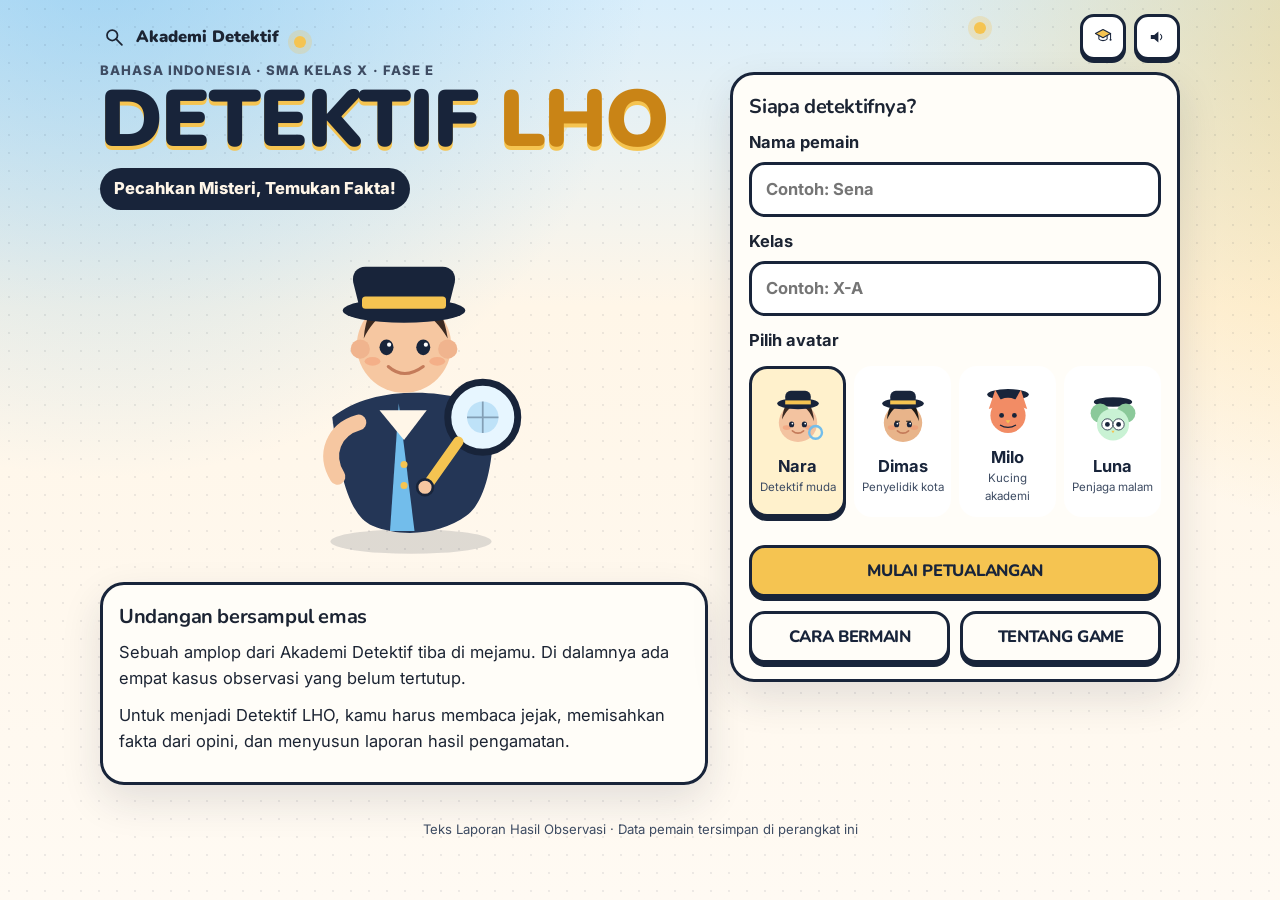
<file: index.html>
<!DOCTYPE html>
<html lang="id">
<head>
  <meta charset="UTF-8">
  <meta name="viewport" content="width=device-width, initial-scale=1, viewport-fit=cover">
  <meta name="theme-color" content="#18243A">
  <meta name="description" content="Detektif LHO, petualangan edukatif Teks Laporan Hasil Observasi untuk SMA Kelas X.">
  <title>Detektif LHO — Pecahkan Misteri, Temukan Fakta!</title>
  <link rel="icon" href="assets/favicon.svg" type="image/svg+xml">
  <link rel="preconnect" href="https://fonts.googleapis.com">
  <link rel="preconnect" href="https://fonts.gstatic.com" crossorigin>
  <link href="https://fonts.googleapis.com/css2?family=Inter:wght@400;600;700&family=Nunito:wght@700;800;900&display=swap" rel="stylesheet">
  <link rel="stylesheet" href="css/style.css">
  <link rel="stylesheet" href="css/game.css">
  <link rel="stylesheet" href="css/responsive.css">
</head>
<body data-page="home" data-base=".">
  <div class="home-wrap">
    <div class="sky-bits" aria-hidden="true"><span></span><span></span><span></span><span></span></div>
    <header class="home-bar">
      <div class="brand"><span class="icon" aria-hidden="true">
        <svg viewBox="0 0 64 64"><circle cx="28" cy="28" r="12" fill="none" stroke="currentColor" stroke-width="4"/><path d="M37 37 L50 50" stroke="currentColor" stroke-width="4" stroke-linecap="round"/></svg>
      </span> Akademi Detektif</div>
      <div class="home-tools">
        <a class="icon-btn" href="pages/guru.html" title="Dashboard Guru" aria-label="Dashboard Guru">
          <span class="icon" aria-hidden="true"><svg viewBox="0 0 64 64"><path d="M32 10 L54 22 L32 34 L10 22 Z" fill="#F5C451" stroke="currentColor" stroke-width="3" stroke-linejoin="round"/><path d="M20 26 V38 C24 44 40 44 44 38 V26" fill="none" stroke="currentColor" stroke-width="3"/><path d="M54 22 V36" stroke="currentColor" stroke-width="3" stroke-linecap="round"/><circle cx="54" cy="40" r="3" fill="currentColor"/></svg></span>
        </a>
        <button type="button" class="icon-btn" data-sound-toggle data-action="toggle-sound" aria-pressed="true" aria-label="Matikan suara">
          <span class="icon"><svg viewBox="0 0 64 64" aria-hidden="true"><path d="M14 26 H24 L36 16 V48 L24 38 H14 Z" fill="currentColor"/><path d="M42 24 Q50 32 42 40" fill="none" stroke="currentColor" stroke-width="3" stroke-linecap="round"/></svg></span>
        </button>
      </div>
    </header>
    <div class="home-grid">
      <section>
        <p class="kicker">Bahasa Indonesia · SMA Kelas X · Fase E</p>
        <h1 class="game-title">DETEKTIF <span>LHO</span></h1>
        <p class="tagline">Pecahkan Misteri, Temukan Fakta!</p>
        <div class="hero-art" id="heroArt"></div>
        <article class="story">
          <h2>Undangan bersampul emas</h2>
          <p>Sebuah amplop dari Akademi Detektif tiba di mejamu. Di dalamnya ada empat kasus observasi yang belum tertutup.</p>
          <p>Untuk menjadi Detektif LHO, kamu harus membaca jejak, memisahkan fakta dari opini, dan menyusun laporan hasil pengamatan.</p>
        </article>
      </section>
      <section class="start-card" id="startPanel">
        <div id="welcomeSlot"></div>
        <h2>Siapa detektifnya?</h2>
        <form id="startForm" novalidate>
          <label class="field" for="playerName">Nama pemain
            <input id="playerName" name="name" maxlength="18" autocomplete="nickname" placeholder="Contoh: Sena" required>
          </label>
          <label class="field" for="playerClass">Kelas
            <input id="playerClass" name="class" maxlength="16" autocomplete="off" placeholder="Contoh: X-A" required>
          </label>
          <p class="field">Pilih avatar</p>
          <div class="avatars" id="avatarPicker"></div>
          <p id="formError" class="form-error" role="alert"></p>
          <button class="btn btn-gold btn-block" type="submit">Mulai petualangan</button>
        </form>
        <div class="btn-row">
          <button type="button" class="btn btn-ghost" data-action="how">Cara bermain</button>
          <button type="button" class="btn btn-ghost" data-action="about">Tentang game</button>
        </div>
      </section>
    </div>
    <footer class="foot">Teks Laporan Hasil Observasi · Data pemain tersimpan di perangkat ini</footer>
  </div>
  <div id="modal-root"></div>
  <script src="js/util.js"></script>
  <script src="js/audio.js"></script>
  <script src="js/art.js"></script>
  <script src="js/player.js"></script>
  <script src="js/roster.js"></script>
  <script src="js/missions.js"></script>
  <script src="js/materials.js"></script>
  <script src="js/questions.js"></script>
  <script src="js/achievements.js"></script>
  <script src="js/scoring.js"></script>
  <script src="js/ui.js"></script>
  <script src="js/navigation.js"></script>
  <script src="js/main.js"></script>
</body>
</html>
</file>
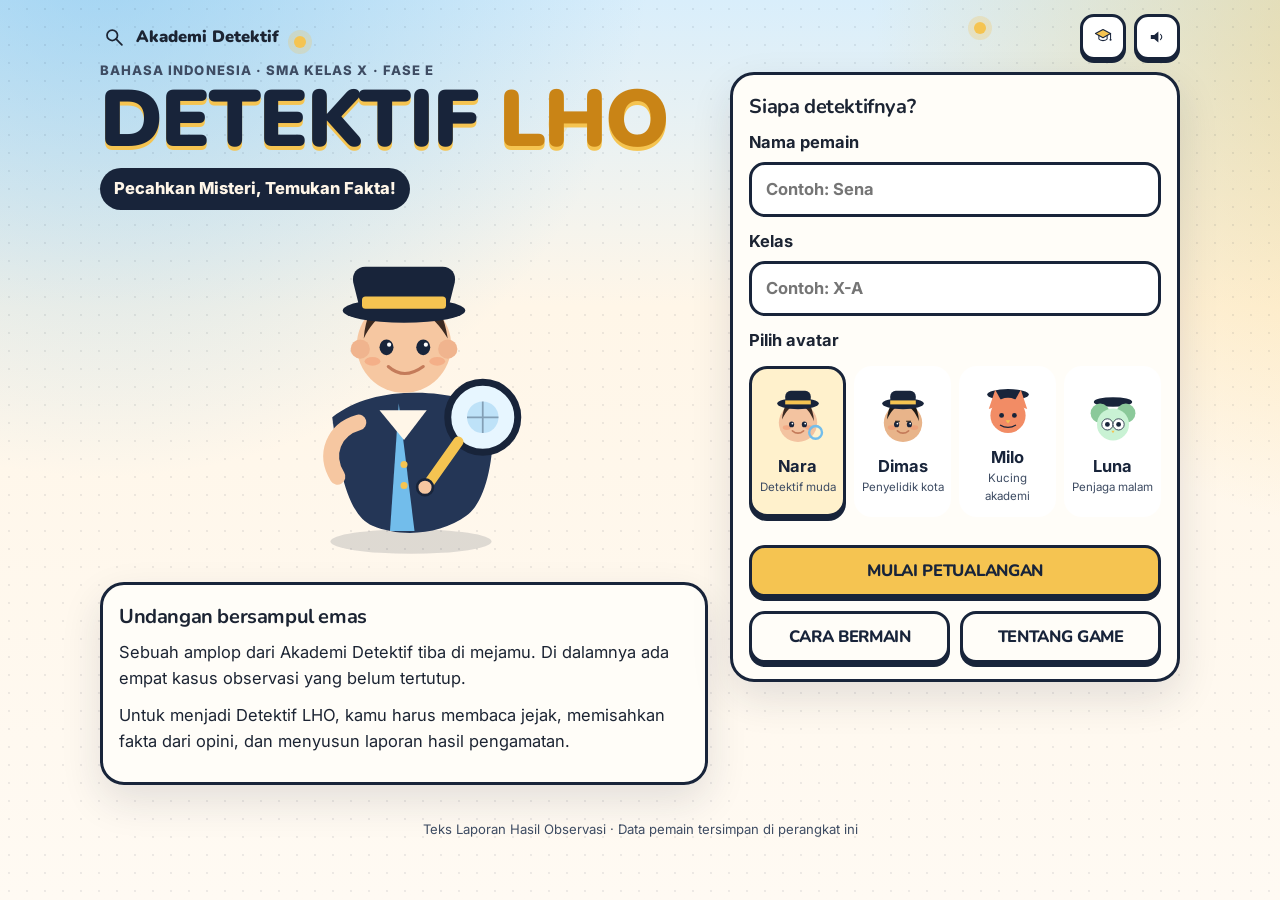
<file: pages/achievements.html>
<!DOCTYPE html>
<html lang="id">
<head>
  <meta charset="UTF-8">
  <meta name="viewport" content="width=device-width, initial-scale=1, viewport-fit=cover">
  <meta name="theme-color" content="#18243A">
  <title>Lencana · Detektif LHO</title>
  <link rel="icon" href="../assets/favicon.svg" type="image/svg+xml">
  <link rel="preconnect" href="https://fonts.googleapis.com">
  <link rel="preconnect" href="https://fonts.gstatic.com" crossorigin>
  <link href="https://fonts.googleapis.com/css2?family=Inter:wght@400;600;700&family=Nunito:wght@700;800;900&display=swap" rel="stylesheet">
  <link rel="stylesheet" href="../css/style.css">
  <link rel="stylesheet" href="../css/game.css">
  <link rel="stylesheet" href="../css/responsive.css">
</head>
<body data-page="achievements" data-base="..">
  <div id="app"></div>
  <div id="modal-root"></div>
  <script src="../js/util.js"></script>
  <script src="../js/audio.js"></script>
  <script src="../js/art.js"></script>
  <script src="../js/player.js"></script>
  <script src="../js/roster.js"></script>
  <script src="../js/missions.js"></script>
  <script src="../js/materials.js"></script>
  <script src="../js/questions.js"></script>
  <script src="../js/achievements.js"></script>
  <script src="../js/scoring.js"></script>
  <script src="../js/ui.js"></script>
  <script src="../js/navigation.js"></script>
  <script src="../js/achievements-page.js"></script>
</body>
</html>
</file>
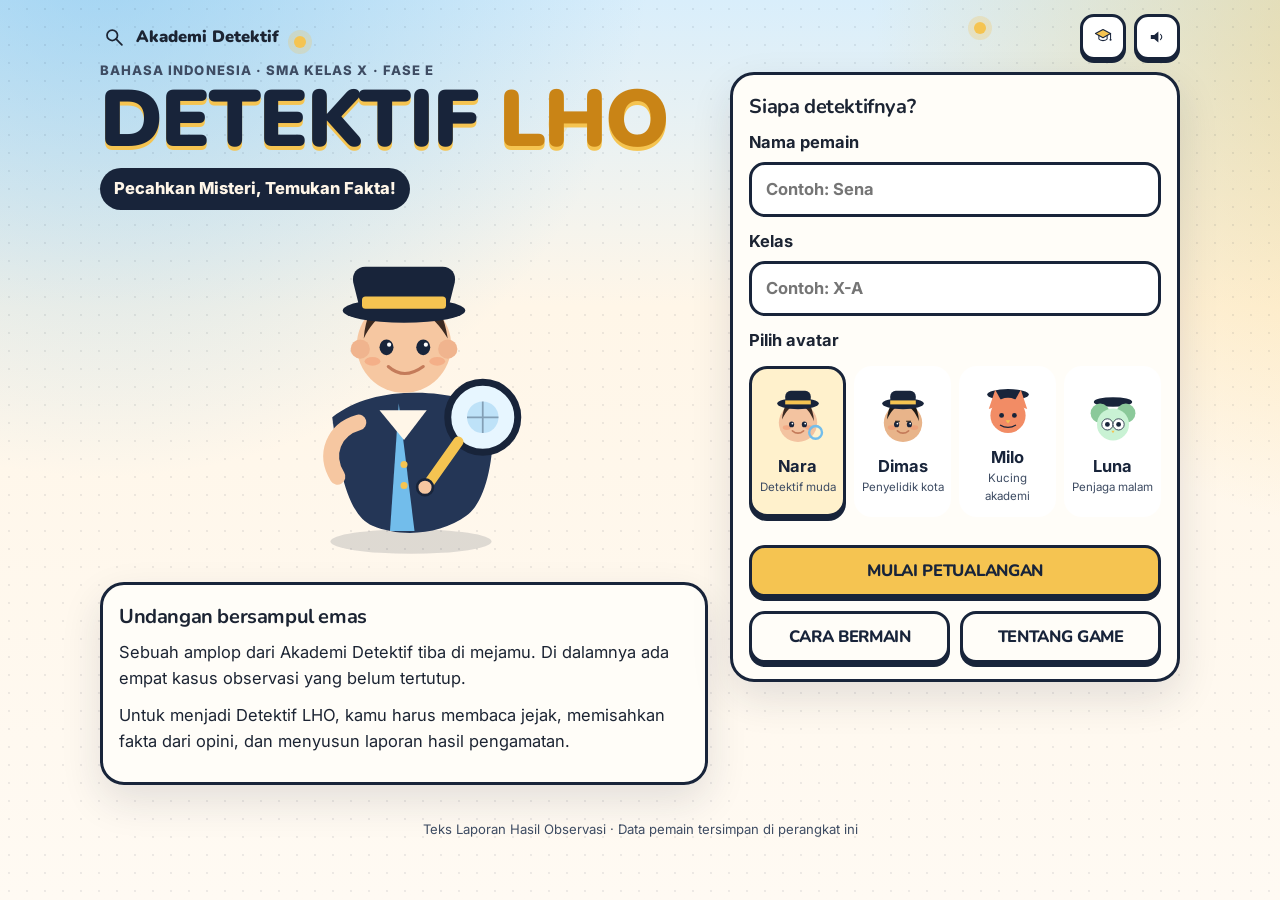
<file: pages/adventure.html>
<!DOCTYPE html>
<html lang="id">
<head>
  <meta charset="UTF-8">
  <meta name="viewport" content="width=device-width, initial-scale=1, viewport-fit=cover">
  <meta name="theme-color" content="#18243A">
  <title>Peta Petualangan · Detektif LHO</title>
  <link rel="icon" href="../assets/favicon.svg" type="image/svg+xml">
  <link rel="preconnect" href="https://fonts.googleapis.com">
  <link rel="preconnect" href="https://fonts.gstatic.com" crossorigin>
  <link href="https://fonts.googleapis.com/css2?family=Inter:wght@400;600;700&family=Nunito:wght@700;800;900&display=swap" rel="stylesheet">
  <link rel="stylesheet" href="../css/style.css">
  <link rel="stylesheet" href="../css/game.css">
  <link rel="stylesheet" href="../css/responsive.css">
</head>
<body data-page="map" data-base="..">
  <div id="app"></div>
  <div id="modal-root"></div>
  <script src="../js/util.js"></script>
  <script src="../js/audio.js"></script>
  <script src="../js/art.js"></script>
  <script src="../js/player.js"></script>
  <script src="../js/roster.js"></script>
  <script src="../js/missions.js"></script>
  <script src="../js/materials.js"></script>
  <script src="../js/questions.js"></script>
  <script src="../js/achievements.js"></script>
  <script src="../js/scoring.js"></script>
  <script src="../js/ui.js"></script>
  <script src="../js/navigation.js"></script>
  <script src="../js/adventure.js"></script>
</body>
</html>
</file>
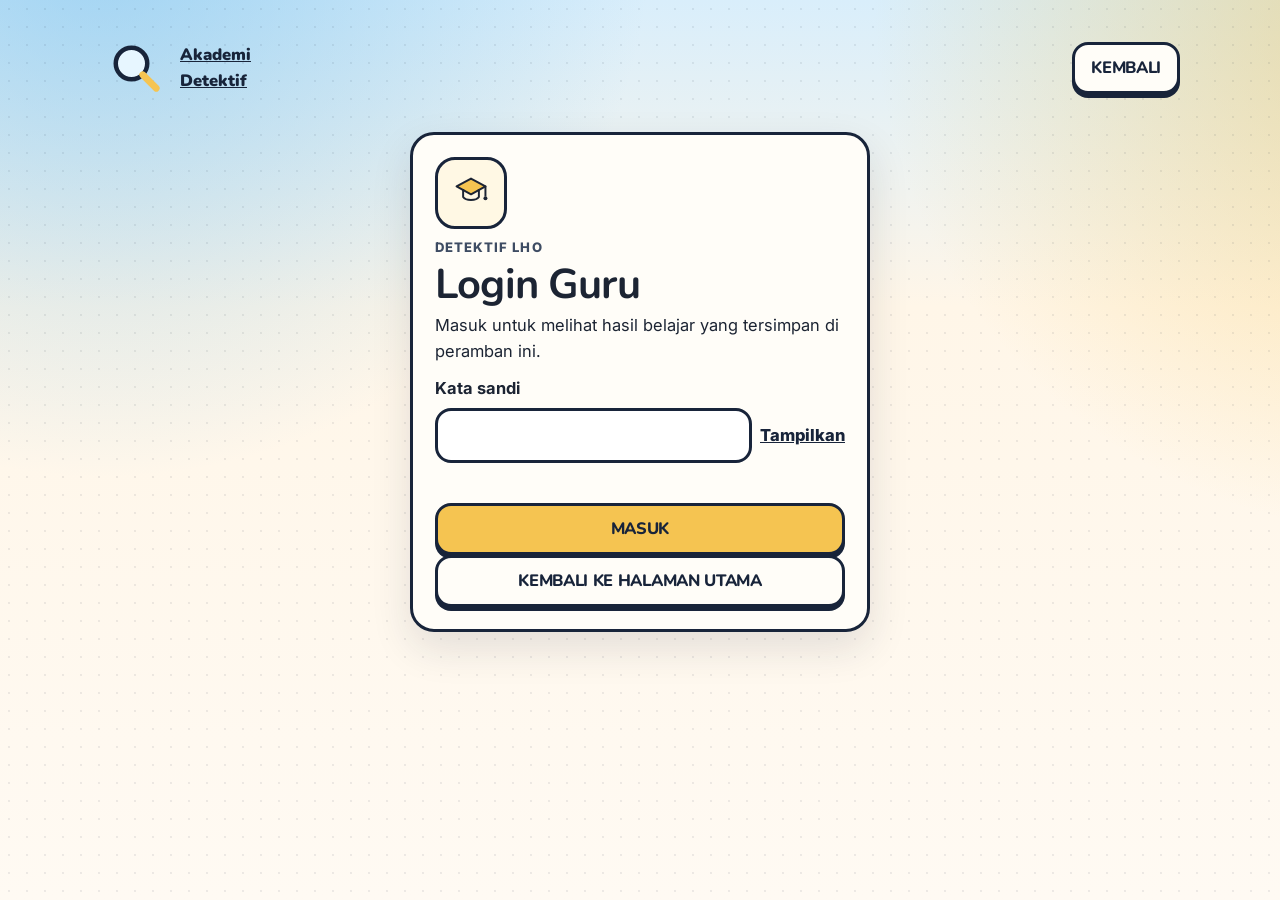
<file: pages/guru.html>
<!DOCTYPE html>
<html lang="id">
<head>
  <meta charset="UTF-8">
  <meta name="viewport" content="width=device-width, initial-scale=1, viewport-fit=cover">
  <meta name="theme-color" content="#18243A">
  <title>Dasbor Guru · Detektif LHO</title>
  <link rel="icon" href="../assets/favicon.svg" type="image/svg+xml">
  <link rel="preconnect" href="https://fonts.googleapis.com">
  <link rel="preconnect" href="https://fonts.gstatic.com" crossorigin>
  <link href="https://fonts.googleapis.com/css2?family=Inter:wght@400;600;700&family=Nunito:wght@700;800;900&display=swap" rel="stylesheet">
  <link rel="stylesheet" href="../css/style.css">
  <link rel="stylesheet" href="../css/game.css">
  <link rel="stylesheet" href="../css/responsive.css">
</head>
<body data-page="guru" data-base="..">
  <div id="app"></div>
  <div id="modal-root"></div>
  <script src="../js/util.js"></script>
  <script src="../js/audio.js"></script>
  <script src="../js/art.js"></script>
  <script src="../js/player.js"></script>
  <script src="../js/roster.js"></script>
  <script src="../js/guru-config.js"></script>
  <script src="../js/missions.js"></script>
  <script src="../js/materials.js"></script>
  <script src="../js/questions.js"></script>
  <script src="../js/achievements.js"></script>
  <script src="../js/scoring.js"></script>
  <script src="../js/ui.js"></script>
  <script src="../js/navigation.js"></script>
  <script src="../js/classbook.js"></script>
  <script src="../js/guru-page.js"></script>
</body>
</html>
</file>
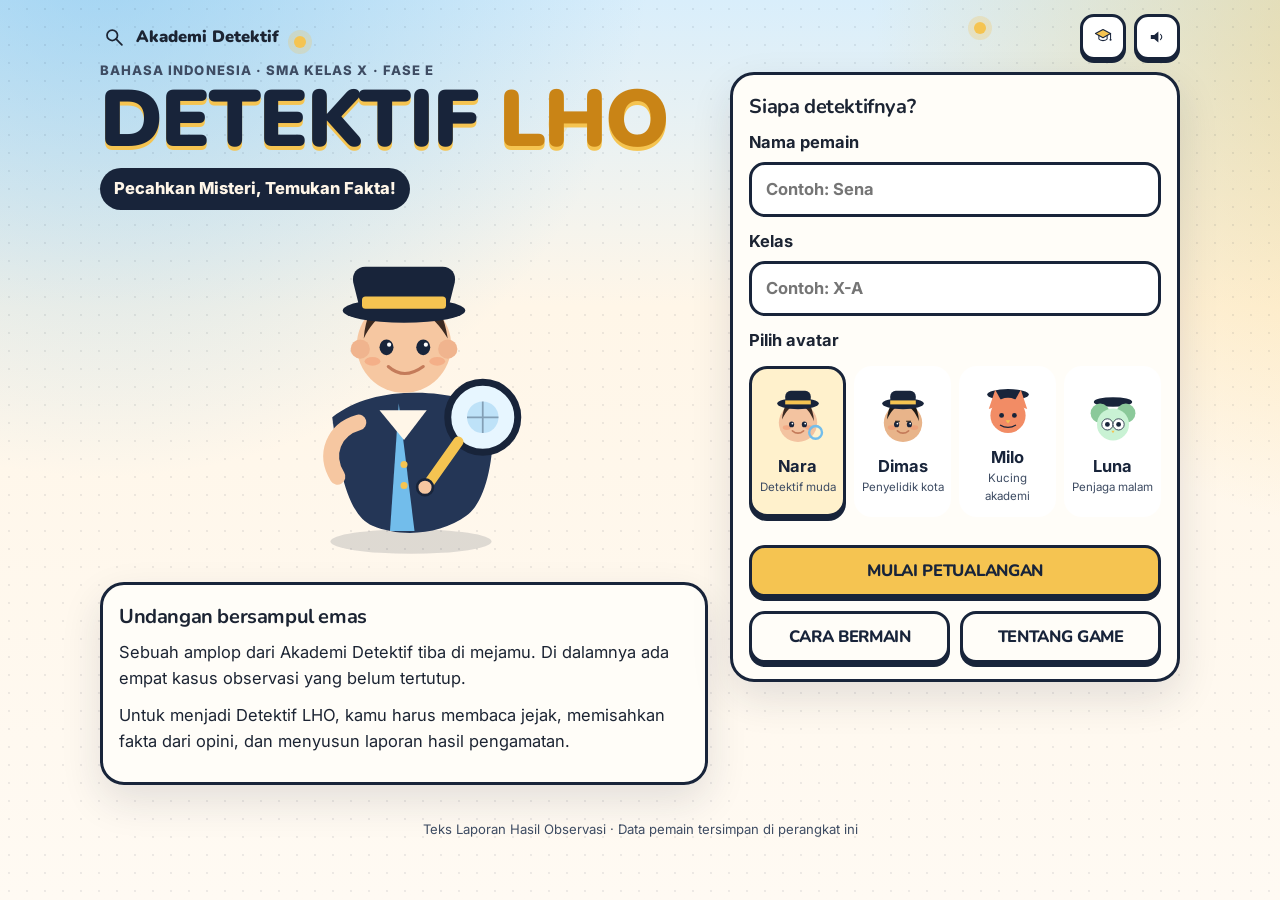
<file: pages/material.html>
<!DOCTYPE html>
<html lang="id">
<head>
  <meta charset="UTF-8">
  <meta name="viewport" content="width=device-width, initial-scale=1, viewport-fit=cover">
  <meta name="theme-color" content="#18243A">
  <title>Materi · Detektif LHO</title>
  <link rel="icon" href="../assets/favicon.svg" type="image/svg+xml">
  <link rel="preconnect" href="https://fonts.googleapis.com">
  <link rel="preconnect" href="https://fonts.gstatic.com" crossorigin>
  <link href="https://fonts.googleapis.com/css2?family=Inter:wght@400;600;700&family=Nunito:wght@700;800;900&display=swap" rel="stylesheet">
  <link rel="stylesheet" href="../css/style.css">
  <link rel="stylesheet" href="../css/game.css">
  <link rel="stylesheet" href="../css/responsive.css">
</head>
<body data-page="material" data-base="..">
  <div id="app"></div>
  <div id="modal-root"></div>
  <script src="../js/util.js"></script>
  <script src="../js/audio.js"></script>
  <script src="../js/art.js"></script>
  <script src="../js/player.js"></script>
  <script src="../js/roster.js"></script>
  <script src="../js/missions.js"></script>
  <script src="../js/materials.js"></script>
  <script src="../js/questions.js"></script>
  <script src="../js/achievements.js"></script>
  <script src="../js/scoring.js"></script>
  <script src="../js/ui.js"></script>
  <script src="../js/navigation.js"></script>
  <script src="../js/material-page.js"></script>
</body>
</html>
</file>
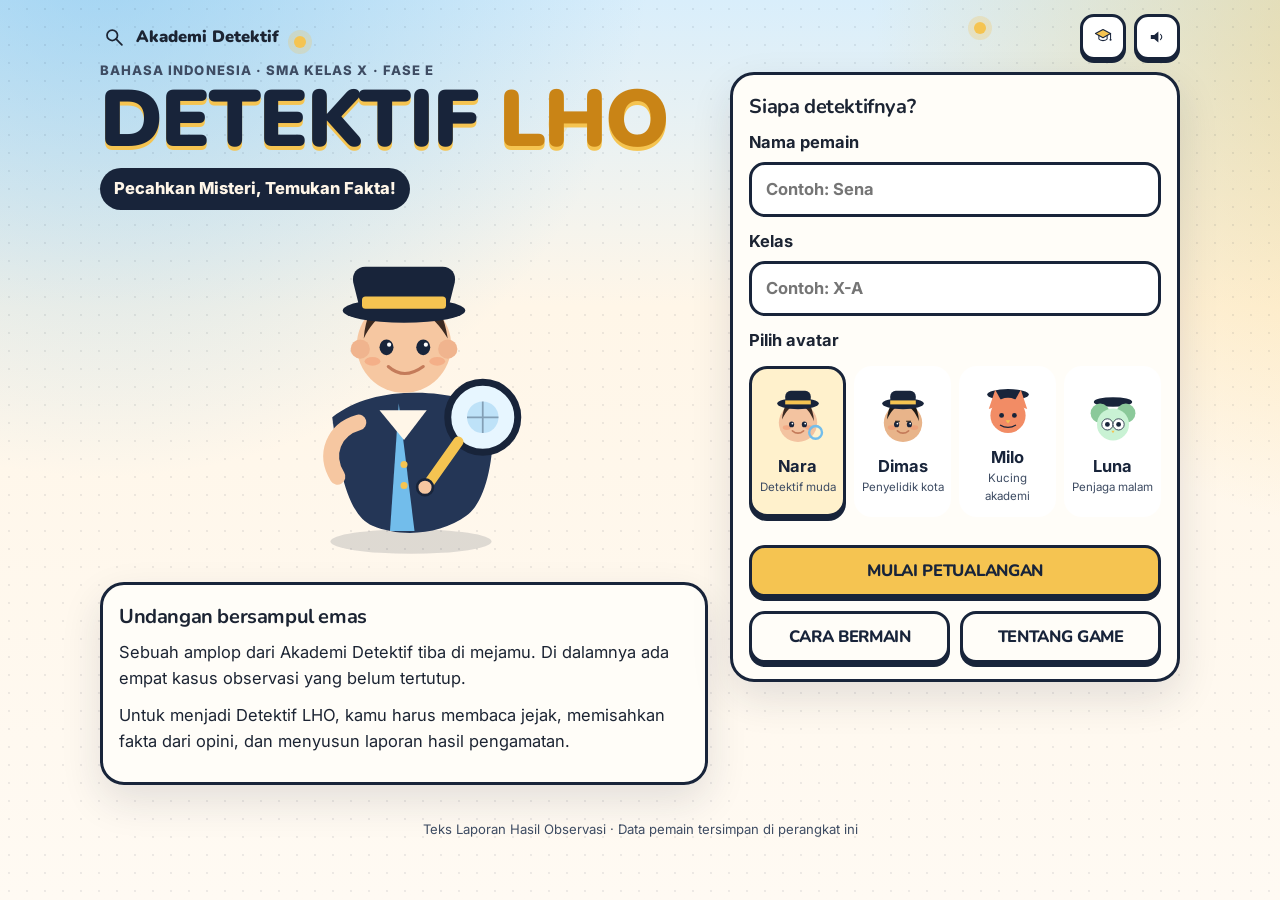
<file: pages/quiz.html>
<!DOCTYPE html>
<html lang="id">
<head>
  <meta charset="UTF-8">
  <meta name="viewport" content="width=device-width, initial-scale=1, viewport-fit=cover">
  <meta name="theme-color" content="#18243A">
  <title>Tantangan · Detektif LHO</title>
  <link rel="icon" href="../assets/favicon.svg" type="image/svg+xml">
  <link rel="preconnect" href="https://fonts.googleapis.com">
  <link rel="preconnect" href="https://fonts.gstatic.com" crossorigin>
  <link href="https://fonts.googleapis.com/css2?family=Inter:wght@400;600;700&family=Nunito:wght@700;800;900&display=swap" rel="stylesheet">
  <link rel="stylesheet" href="../css/style.css">
  <link rel="stylesheet" href="../css/game.css">
  <link rel="stylesheet" href="../css/responsive.css">
</head>
<body data-page="quiz" data-base="..">
  <div id="app"></div>
  <div id="modal-root"></div>
  <script src="../js/util.js"></script>
  <script src="../js/audio.js"></script>
  <script src="../js/art.js"></script>
  <script src="../js/player.js"></script>
  <script src="../js/roster.js"></script>
  <script src="../js/missions.js"></script>
  <script src="../js/materials.js"></script>
  <script src="../js/questions.js"></script>
  <script src="../js/achievements.js"></script>
  <script src="../js/scoring.js"></script>
  <script src="../js/ui.js"></script>
  <script src="../js/navigation.js"></script>
  <script src="../js/quiz.js"></script>
</body>
</html>
</file>
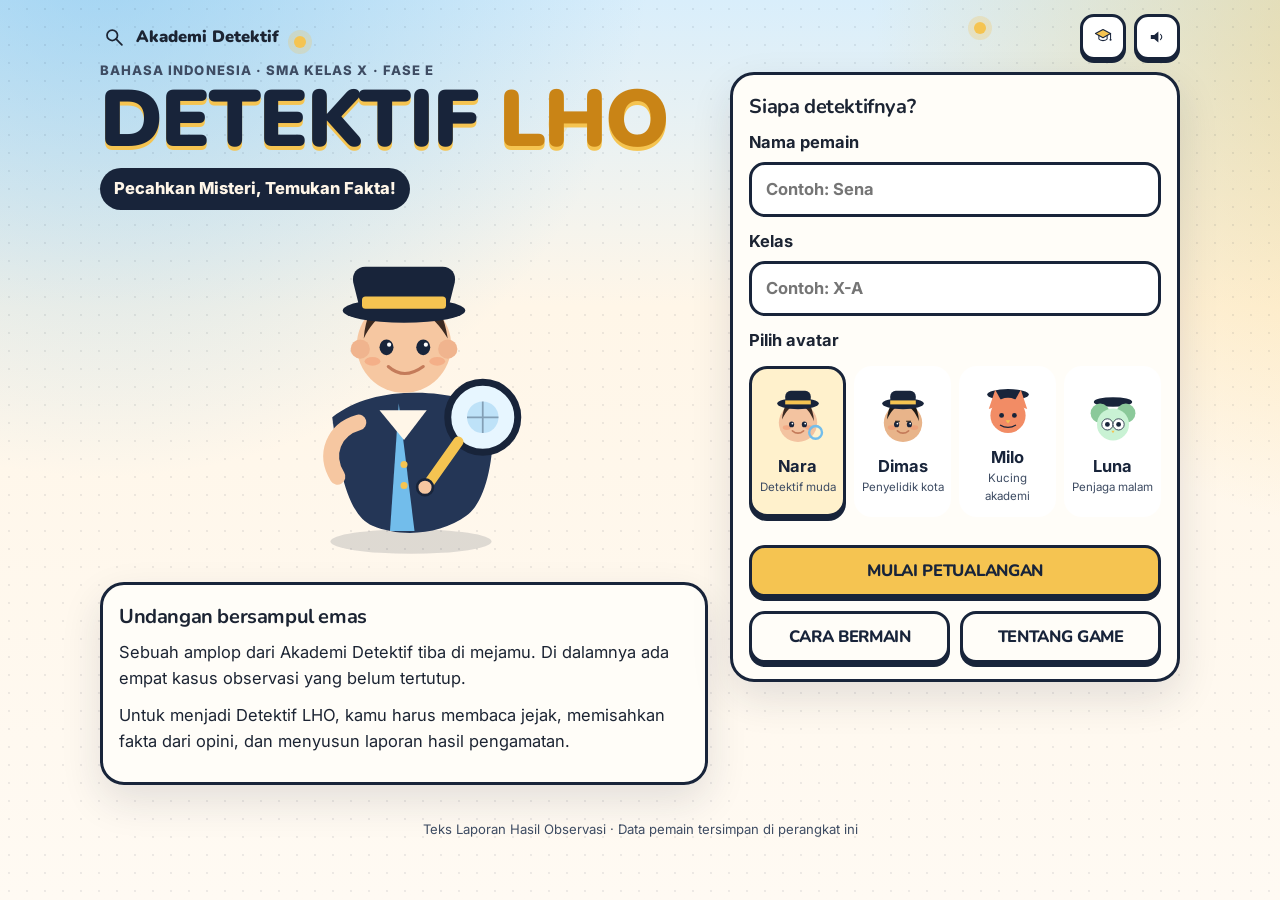
<file: pages/reflection.html>
<!DOCTYPE html>
<html lang="id">
<head>
  <meta charset="UTF-8">
  <meta name="viewport" content="width=device-width, initial-scale=1, viewport-fit=cover">
  <meta name="theme-color" content="#18243A">
  <title>Penutupan Kasus · Detektif LHO</title>
  <link rel="icon" href="../assets/favicon.svg" type="image/svg+xml">
  <link rel="preconnect" href="https://fonts.googleapis.com">
  <link rel="preconnect" href="https://fonts.gstatic.com" crossorigin>
  <link href="https://fonts.googleapis.com/css2?family=Inter:wght@400;600;700&family=Nunito:wght@700;800;900&display=swap" rel="stylesheet">
  <link rel="stylesheet" href="../css/style.css">
  <link rel="stylesheet" href="../css/game.css">
  <link rel="stylesheet" href="../css/responsive.css">
</head>
<body data-page="reflection" data-base="..">
  <div id="app"></div>
  <div id="modal-root"></div>
  <script src="../js/util.js"></script>
  <script src="../js/audio.js"></script>
  <script src="../js/art.js"></script>
  <script src="../js/player.js"></script>
  <script src="../js/roster.js"></script>
  <script src="../js/missions.js"></script>
  <script src="../js/materials.js"></script>
  <script src="../js/questions.js"></script>
  <script src="../js/achievements.js"></script>
  <script src="../js/scoring.js"></script>
  <script src="../js/ui.js"></script>
  <script src="../js/navigation.js"></script>
  <script src="../js/reflection-page.js"></script>
</body>
</html>
</file>
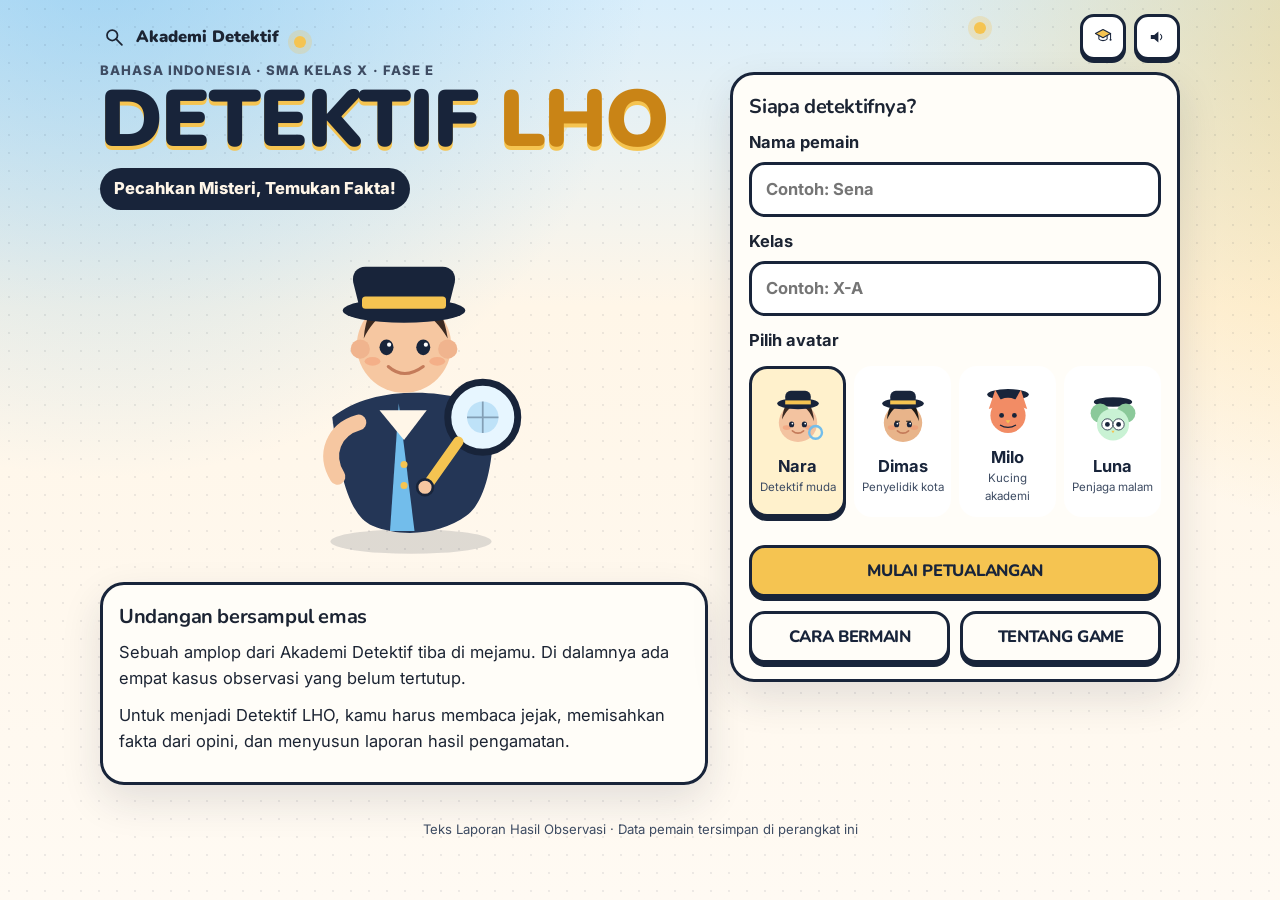
<file: pages/result.html>
<!DOCTYPE html>
<html lang="id">
<head>
  <meta charset="UTF-8">
  <meta name="viewport" content="width=device-width, initial-scale=1, viewport-fit=cover">
  <meta name="theme-color" content="#18243A">
  <title>Hasil Misi · Detektif LHO</title>
  <link rel="icon" href="../assets/favicon.svg" type="image/svg+xml">
  <link rel="preconnect" href="https://fonts.googleapis.com">
  <link rel="preconnect" href="https://fonts.gstatic.com" crossorigin>
  <link href="https://fonts.googleapis.com/css2?family=Inter:wght@400;600;700&family=Nunito:wght@700;800;900&display=swap" rel="stylesheet">
  <link rel="stylesheet" href="../css/style.css">
  <link rel="stylesheet" href="../css/game.css">
  <link rel="stylesheet" href="../css/responsive.css">
</head>
<body data-page="result" data-base="..">
  <div id="app"></div>
  <div id="modal-root"></div>
  <script src="../js/util.js"></script>
  <script src="../js/audio.js"></script>
  <script src="../js/art.js"></script>
  <script src="../js/player.js"></script>
  <script src="../js/roster.js"></script>
  <script src="../js/missions.js"></script>
  <script src="../js/materials.js"></script>
  <script src="../js/questions.js"></script>
  <script src="../js/achievements.js"></script>
  <script src="../js/scoring.js"></script>
  <script src="../js/ui.js"></script>
  <script src="../js/navigation.js"></script>
  <script src="../js/result-page.js"></script>
</body>
</html>
</file>
<file: css/style.css>
:root {
  --navy: #18243a;
  --navy-2: #243656;
  --cream: #fff6e8;
  --gold: #f5c451;
  --sky: #72bdeb;
  --coral: #f28c65;
  --green: #1f6b3a;
  --green-soft: #e5f6ea;
  --ink: #1c2433;
  --muted: #3e4c63;
  --bad: #8d2f1e;
  --bad-soft: #ffe8e0;
  --shadow: 0 16px 40px rgba(24, 36, 58, 0.12);
  --font-d: "Nunito", "Trebuchet MS", sans-serif;
  --font-b: "Inter", "Segoe UI", sans-serif;
}

* { box-sizing: border-box; }
html, body { margin: 0; max-width: 100%; overflow-x: hidden; }
body {
  min-height: 100vh;
  color: var(--ink);
  font-family: var(--font-b);
  font-size: 16.5px;
  line-height: 1.55;
  background:
    radial-gradient(circle at 8% -8%, rgba(114, 189, 235, 0.55), transparent 36%),
    radial-gradient(circle at 110% 0%, rgba(245, 196, 81, 0.5), transparent 32%),
    linear-gradient(180deg, #d9eefb 0%, var(--cream) 34%, #fffaf3 100%);
}
body::before {
  content: "";
  position: fixed;
  inset: 0;
  pointer-events: none;
  z-index: -1;
  background-image: radial-gradient(rgba(24, 36, 58, 0.08) 1.1px, transparent 1.1px);
  background-size: 18px 18px;
}
img, svg.fluid { max-width: 100%; height: auto; }
button, input, textarea { font: inherit; color: inherit; }
button { cursor: pointer; }
a { color: var(--navy); }
h1, h2, h3, .game-title, .btn { font-family: var(--font-d); letter-spacing: -0.02em; }
h1 { font-size: clamp(1.8rem, 4vw, 2.6rem); line-height: 1.15; margin: 0 0 10px; }
h2 { font-size: 1.25rem; margin: 0 0 8px; }
p { margin: 0 0 12px; }
.sr-only {
  position: absolute; width: 1px; height: 1px; padding: 0; margin: -1px;
  overflow: hidden; clip: rect(0, 0, 0, 0); border: 0;
}
:focus-visible { outline: 3px solid var(--sky); outline-offset: 3px; }
::selection { background: var(--gold); color: var(--navy); }

.app-wrap, .home-wrap {
  width: min(1080px, calc(100% - 20px));
  margin: 0 auto;
  padding-bottom: calc(28px + env(safe-area-inset-bottom));
}
.stage { width: min(760px, 100%); margin: 0 auto; }

.kicker {
  margin: 0 0 4px;
  color: var(--muted);
  font-size: 0.82rem;
  font-weight: 800;
  letter-spacing: 0.08em;
  text-transform: uppercase;
}
.quiet { color: var(--muted); font-size: 0.92rem; }
.chip, .banner {
  display: inline-flex;
  align-items: center;
  min-height: 32px;
  padding: 4px 10px;
  border: 2px solid var(--navy);
  border-radius: 999px;
  background: #fff;
  font-size: 0.82rem;
  font-weight: 800;
}
.banner { display: flex; background: #fff4d0; margin-bottom: 12px; }

.btn {
  display: inline-flex;
  align-items: center;
  justify-content: center;
  min-height: 52px;
  padding: 12px 16px;
  border: 3px solid var(--navy);
  border-radius: 16px;
  background: #fff;
  box-shadow: 0 4px 0 var(--navy);
  color: var(--navy);
  font-weight: 800;
  line-height: 1.2;
  text-align: center;
  text-decoration: none;
  text-transform: uppercase;
}
.btn:active { transform: translateY(3px); box-shadow: 0 1px 0 var(--navy); }
.btn:disabled { opacity: 0.45; cursor: not-allowed; transform: none; }
.btn-gold { background: var(--gold); }
.btn-navy { background: var(--navy); color: #fff; }
.btn-coral { background: var(--coral); }
.btn-ghost { background: #fffdf8; }
.btn-block { width: 100%; }
.btn-row { display: flex; flex-wrap: wrap; gap: 10px; margin-top: 14px; }
.btn-row .btn { flex: 1 1 150px; }
.text-btn {
  border: 0; background: transparent; color: var(--navy);
  font-weight: 800; text-decoration: underline; min-height: 44px; padding: 0;
}

.hud { display: flex; align-items: center; justify-content: space-between; gap: 10px; padding: 14px 0; }
.hud-player { display: flex; align-items: center; gap: 10px; min-width: 0; color: inherit; text-decoration: none; }
.hud-id { min-width: 0; }
.hud-id strong, .hud-id small { display: block; }
.hud-id strong { font-family: var(--font-d); white-space: nowrap; overflow: hidden; text-overflow: ellipsis; max-width: 42vw; }
.hud-id small { color: var(--muted); }
.hud-actions { display: flex; gap: 8px; flex-shrink: 0; }
.avatar, .avatar svg { width: 48px; height: 48px; display: block; }
.avatar-lg, .avatar-lg svg { width: 84px; height: 84px; }
.icon, .icon svg { width: 22px; height: 22px; display: block; }
.icon-btn {
  width: 46px; height: 46px; display: grid; place-items: center;
  border: 3px solid var(--navy); border-radius: 14px; background: #fff; color: var(--navy);
  text-decoration: none; box-shadow: 0 3px 0 var(--navy);
}
.icon-btn.is-off { background: #efe7da; }

.speech, .card, .mission-card, .material-card, .quiz-card, .result-card, .profile-card, .start-card, .story {
  background: #fffdf8;
  border: 3px solid var(--navy);
  border-radius: 24px;
  box-shadow: var(--shadow);
}
.speech { display: flex; gap: 12px; padding: 12px; margin-bottom: 14px; }
.speech-face, .speech-face svg { width: 64px; height: 64px; flex: 0 0 auto; }
.speech strong { font-family: var(--font-d); }
.speech p { margin: 2px 0 0; }

.foot { color: var(--muted); font-size: 0.82rem; text-align: center; padding: 22px 8px 8px; }
.warn { color: var(--bad); font-weight: 700; }

.modal-back {
  position: fixed; inset: 0; z-index: 30;
  display: grid; place-items: center; padding: 18px;
  background: rgba(24, 36, 58, 0.46);
}
.modal {
  width: min(560px, 100%);
  max-height: min(86vh, 720px);
  overflow: auto;
  background: var(--cream);
  border: 3px solid var(--navy);
  border-radius: 24px;
  padding: 18px;
  box-shadow: var(--shadow);
}
.modal-actions { display: flex; flex-wrap: wrap; gap: 10px; }
.modal-actions .btn { flex: 1; }
.toast {
  position: fixed; left: 50%; bottom: 18px; z-index: 40;
  transform: translate(-50%, 16px); opacity: 0;
  width: min(440px, calc(100% - 24px));
  background: var(--navy); color: #fff; border-radius: 16px;
  padding: 12px 14px; text-align: center; pointer-events: none;
}
.toast.is-on { opacity: 1; transform: translate(-50%, 0); transition: 0.2s ease; }

.home-bar, .home-grid { position: relative; }
.home-bar { display: flex; justify-content: space-between; align-items: center; padding-top: 14px; }
.brand { display: flex; align-items: center; gap: 8px; font-family: var(--font-d); font-weight: 900; }
.brand .icon, .brand .icon svg { width: 28px; height: 28px; }
.game-title { font-size: clamp(2.6rem, 8vw, 5rem); font-weight: 900; line-height: 0.9; margin: 0; color: var(--navy); text-shadow: 0 4px 0 var(--gold); }
.game-title span { color: #c98416; }
.tagline {
  display: inline-block; margin: 12px 0;
  background: var(--navy); color: var(--cream);
  border-radius: 999px; padding: 8px 14px; font-weight: 800;
}
.story, .start-card { padding: 16px; margin: 12px 0; }
.hero-art { width: min(280px, 80%); margin: 8px auto; }
.field { display: grid; gap: 6px; margin-bottom: 12px; font-weight: 700; }
.field input, textarea {
  width: 100%; min-height: 52px; padding: 12px 14px;
  border: 3px solid var(--navy); border-radius: 16px; background: #fff;
}
textarea { min-height: 96px; resize: vertical; }
.form-error { min-height: 1.2em; color: var(--bad); font-weight: 800; margin: 0 0 8px; }
.avatars { display: grid; grid-template-columns: repeat(4, 1fr); gap: 8px; }
.avatar-btn {
  border: 3px solid transparent; border-radius: 18px; background: #fff; padding: 8px 4px; color: var(--navy);
}
.avatar-btn strong, .avatar-btn small { display: block; }
.avatar-btn small { color: var(--muted); font-size: 0.72rem; }
.avatar-btn .avatar, .avatar-btn .avatar svg { width: 64px; height: 64px; margin: 0 auto 4px; }
.avatar-btn.is-selected { border-color: var(--navy); background: #fff1cc; box-shadow: 0 4px 0 var(--navy); }
.welcome { display: grid; grid-template-columns: auto 1fr; gap: 10px; align-items: center; margin-bottom: 12px; }
.welcome .btn { grid-column: 1 / -1; }

.bar { height: 14px; border: 2px solid var(--navy); border-radius: 999px; background: #efe4d2; overflow: hidden; }
.bar > span { display: block; height: 100%; background: linear-gradient(90deg, var(--sky), var(--gold)); }

.confetti { position: fixed; inset: 0; pointer-events: none; overflow: hidden; z-index: 35; }
.confetti i { position: absolute; top: -16px; width: 10px; height: 14px; border-radius: 3px; animation: fall 1.7s linear forwards; }
@keyframes fall { to { transform: translateY(105vh) rotate(200deg); opacity: 0.2; } }
@keyframes pop { from { transform: scale(0.4); } to { transform: scale(1); } }
@keyframes glow {
  0%, 100% { box-shadow: var(--shadow); }
  50% { box-shadow: 0 0 0 4px rgba(245, 196, 81, 0.75), var(--shadow); }
}
@keyframes rise {
  from { transform: translateY(10px); }
  to { transform: none; }
}
@keyframes fade-rise {
  from { opacity: 0; transform: translateY(8px); }
  to { opacity: 1; transform: none; }
}
@keyframes floaty {
  0%, 100% { transform: translateY(0); }
  50% { transform: translateY(-8px); }
}
@keyframes shake {
  0%, 100% { transform: translateX(0); }
  20% { transform: translateX(-7px); }
  40% { transform: translateX(6px); }
  60% { transform: translateX(-4px); }
  80% { transform: translateX(3px); }
}
@keyframes twinkle {
  0%, 100% { opacity: .35; transform: scale(.8); }
  50% { opacity: 1; transform: scale(1); }
}

.home-wrap { position: relative; }
.sky-bits { position: absolute; inset: 0 0 auto 0; height: 280px; pointer-events: none; overflow: hidden; }
.sky-bits span {
  position: absolute; width: 12px; height: 12px; border-radius: 50%;
  background: var(--gold); box-shadow: 0 0 0 6px rgba(245, 196, 81, .25);
  animation: twinkle 3.2s ease-in-out infinite;
}
.sky-bits span:nth-child(1) { top: 36px; left: 18%; }
.sky-bits span:nth-child(2) { top: 84px; left: 62%; animation-delay: .6s; background: var(--sky); }
.sky-bits span:nth-child(3) { top: 22px; right: 18%; animation-delay: 1.1s; }
.sky-bits span:nth-child(4) { top: 120px; left: 42%; width: 8px; height: 8px; animation-delay: .3s; background: var(--coral); }
.hero-art { animation: floaty 4.5s ease-in-out infinite; }
.stage-in > * { animation: rise .45s ease both; }
.stage-in > *:nth-child(2) { animation-delay: .06s; }
.stage-in > *:nth-child(3) { animation-delay: .1s; }
.btn, .choice, .match-card, .icon-btn, .avatar-btn { transition: transform .15s ease, background .15s ease, box-shadow .15s ease; }
.hud {
  position: sticky; top: 0; z-index: 5;
  margin: 0 -4px; padding: 10px 4px;
  background: rgba(255, 246, 232, .9);
  backdrop-filter: blur(8px);
  border-bottom: 2px solid rgba(24, 36, 58, .08);
}
</file>
<file: css/game.css>
.map-hero {
  display: grid;
  gap: 8px;
  padding: 14px;
  border: 3px solid var(--navy);
  border-radius: 28px;
  background: linear-gradient(180deg, #b9dff3 0%, #fff6e8 72%);
  margin-bottom: 14px;
}
.map-hero svg { width: min(100%, 360px); margin: 0 auto; }
.progress-strip { display: grid; grid-template-columns: auto 1fr auto; gap: 8px; align-items: center; margin: 12px 0; font-size: 0.85rem; font-weight: 800; }
.route { position: relative; display: grid; gap: 14px; margin: 8px 0 8px 6px; }
.route::before {
  content: "";
  position: absolute;
  left: 16px; top: 24px; bottom: 24px;
  border-left: 4px dashed #e0a82b;
}
.mission-card { position: relative; display: grid; grid-template-columns: 64px 1fr; gap: 10px; margin-left: 46px; padding: 14px; }
.mission-card::before {
  content: attr(data-step);
  position: absolute;
  left: -46px; top: 18px;
  width: 34px; height: 34px;
  display: grid; place-items: center;
  border: 3px solid var(--navy); border-radius: 50%;
  background: var(--gold); font-family: var(--font-d); font-weight: 900;
}
.mission-card.is-current { animation: glow 2.2s ease-in-out infinite; }
.mission-card.is-locked { background: #f4efe6; }
.mission-icon, .big-icon {
  width: 64px; height: 64px; display: grid; place-items: center;
  border-radius: 18px; background: #e7f5fc; color: var(--navy); border: 3px solid var(--navy);
}
.mission-icon svg, .big-icon svg { width: 34px; height: 34px; }
.mission-meta { display: flex; flex-wrap: wrap; gap: 8px; align-items: center; margin-bottom: 4px; }
.stars { display: inline-flex; gap: 2px; }
.star { width: 18px; height: 18px; color: #e6d3ae; display: inline-flex; }
.star svg { width: 18px; height: 18px; }
.star.is-on { color: #e2a51a; }
.stars-lg .star, .stars-lg .star svg { width: 46px; height: 46px; }
.stars-lg .star.is-on { animation: pop 0.45s cubic-bezier(0.2, 1.4, 0.4, 1) both; }
.stars-lg .star:nth-child(2).is-on { animation-delay: 0.12s; }
.stars-lg .star:nth-child(3).is-on { animation-delay: 0.24s; }

.material-card, .quiz-card, .result-card, .profile-card { padding: 16px; margin-bottom: 14px; }
.material-hero, .profile-card, .badge-spot { display: flex; gap: 12px; align-items: center; }
.dots { display: flex; flex-wrap: wrap; gap: 6px; margin: 8px 0 12px; }
.dot {
  width: 28px; height: 28px; border-radius: 50%;
  border: 2px solid var(--navy); background: transparent; padding: 0;
}
.dot.is-now { background: var(--gold); }
.dot.is-done { background: #8bc99a; }
.nice { margin: 0 0 12px; padding-left: 1.1rem; }
.nice li { margin: 6px 0; }
.compare { display: grid; gap: 8px; margin-bottom: 12px; }
.compare div, .example, .note, .review-row, .struct-block {
  border: 2px solid var(--navy); border-radius: 16px; padding: 10px 12px; background: #fff; margin-bottom: 8px;
}
.compare strong, .example strong, .note strong { display: block; font-family: var(--font-d); }
.example { background: #e7f5fc; }
.note { background: #fff4d0; }
.note p, .example p { margin: 4px 0 0; }

.quiz-top { display: flex; justify-content: space-between; gap: 8px; flex-wrap: wrap; font-size: 0.85rem; font-weight: 800; }
.quiz-card h1 { font-size: clamp(1.25rem, 3vw, 1.7rem); margin-top: 8px; }
.choices, .match-col, .order-list { display: grid; gap: 8px; }
.choice, .match-card, .order-copy, .struct-block p { overflow-wrap: anywhere; }
.choice, .match-card {
  width: 100%; min-height: 56px; text-align: left;
  display: flex; gap: 10px; align-items: center;
  border: 3px solid var(--navy); border-radius: 16px; background: #fff; padding: 10px;
}
.choice-key {
  width: 32px; height: 32px; flex: 0 0 auto; display: grid; place-items: center;
  border-radius: 10px; background: var(--navy); color: #fff; font-weight: 800;
}
.choice.is-selected, .match-card.is-active, .label-btn.is-selected, .blank-slot.is-focus { background: #fff1cc; }
.choice.is-correct, .label-btn.is-correct, .order-list li.is-correct, .review-row.is-ok { background: var(--green-soft); }
.choice.is-wrong, .label-btn.is-wrong, .order-list li.is-wrong, .review-row.is-bad { background: var(--bad-soft); }
.match-board { align-items: start; }
.match-card { flex-direction: column; align-items: flex-start; align-self: start; height: auto; }
.match-card small { color: var(--muted); font-weight: 700; }
.match-card.is-used { outline: 3px solid var(--sky); }
.blank-sentence { font-size: 1.05rem; }
.blank-slot {
  display: inline-flex; align-items: center; justify-content: center;
  min-width: 96px; min-height: 44px; margin: 2px 4px; padding: 4px 8px;
  border: 3px dashed var(--navy); border-radius: 12px; background: #fff; font-weight: 800;
}
.blank-slot.is-filled { border-style: solid; background: #fff1cc; }
.bank, .label-row, .order-move { display: flex; flex-wrap: wrap; gap: 8px; }
.word-chip, .label-btn, .order-move button {
  min-height: 44px; border: 3px solid var(--navy); border-radius: 999px; background: #fff; padding: 8px 12px; font-weight: 800;
}
.order-list { list-style: none; margin: 0; padding: 0; counter-reset: step; }
.order-list li {
  counter-increment: step;
  display: flex; gap: 8px; align-items: center;
  border: 3px solid var(--navy); border-radius: 16px; background: #fff; padding: 8px;
}
.order-list li.is-dragging { opacity: 0.65; }
.order-copy { flex: 1; }
.ord::before { content: counter(step) ". "; font-family: var(--font-d); font-weight: 900; }
.drag-handle {
  width: 44px; height: 44px; flex: 0 0 auto; border: 0; border-radius: 12px;
  background: var(--navy); color: #fff; touch-action: none; user-select: none;
}
.case-file { margin: 8px 0 12px; padding: 10px 12px; border: 3px dashed var(--navy); border-radius: 16px; background: #fff; }
.case-file summary { font-family: var(--font-d); font-weight: 800; cursor: pointer; min-height: 44px; display: flex; align-items: center; }
.hint { background: #e7f5fc; border-radius: 12px; padding: 8px 10px; }
.feedback { border: 3px solid var(--navy); border-radius: 16px; padding: 12px; margin-top: 12px; }
.feedback.is-ok { background: var(--green-soft); }
.feedback.is-bad { background: var(--bad-soft); }
.feedback ul { margin: 6px 0 0; padding-left: 1.1rem; }
.links a { font-weight: 800; }

.stat-grid, .summary-grid, .badge-grid { display: grid; gap: 10px; margin: 12px 0; }
.stat-grid { grid-template-columns: 1fr 1fr; }
.stat-grid div, .summary-grid article {
  background: #fff; border: 3px solid var(--navy); border-radius: 16px; padding: 10px 12px;
}
.stat-grid b { display: block; font-family: var(--font-d); font-size: 1.6rem; }
.stat-grid span, .badge-card p { color: var(--muted); }
.result-card .stars { justify-content: center; width: 100%; margin: 6px 0 10px; }
.badge-spot svg, .badge-card svg, .badge-row svg { width: 92px; height: 92px; }
.badge-grid { grid-template-columns: 1fr 1fr; }
.badge-card { text-align: center; background: #fffdf8; border: 3px solid var(--navy); border-radius: 20px; padding: 10px; }
.badge-card.is-on { background: #fff8e4; }
.badge-card:not(.is-on) { opacity: 0.78; }
.badge-row { display: flex; gap: 8px; overflow-x: auto; padding-bottom: 6px; }
.badge-row > div { width: 110px; flex: 0 0 auto; text-align: center; font-size: 0.75rem; font-weight: 800; }
.badge-row > div:not(.is-on) { opacity: 0.55; }
.summary-grid h2 { font-size: 1rem; }
.reflect label { display: grid; gap: 6px; font-weight: 800; margin-bottom: 10px; }

.home-tools { display: flex; gap: 8px; align-items: center; }
.guru-wrap { width: min(1080px, calc(100% - 28px)); margin: 0 auto; padding: 18px 0 36px; }
.guru-head {
  display: flex; justify-content: space-between; align-items: center;
  gap: 18px; padding: 20px 22px; margin-bottom: 14px;
}
.guru-head h1, .guru-login h1 { margin: 0 0 4px; }
.guru-head p:last-child { margin: 0; max-width: 42rem; }
.guru-panel { padding: 18px 20px 20px; }
.guru-actions { display: flex; flex-wrap: wrap; gap: 8px; align-items: center; }
.guru-actions .btn { flex: 0 1 auto; min-height: 44px; padding: 10px 14px; white-space: nowrap; }
.guru-stats { display: grid; grid-template-columns: repeat(2, minmax(0, 1fr)); gap: 10px; margin-bottom: 14px; }
.guru-stats div {
  min-width: 0; padding: 14px 16px;
  background: #fffdf8; border: 3px solid var(--navy); border-radius: 20px;
}
.guru-stats b { display: block; font-family: var(--font-d); font-size: clamp(1.6rem, 3vw, 2rem); line-height: 1.1; }
.guru-stats span { display: block; margin-top: 4px; color: var(--muted); line-height: 1.3; }
.guru-login { max-width: 460px; margin: 28px auto; padding: 22px; }
.guru-mark { width: 72px; height: 72px; display: grid; place-items: center; margin-bottom: 8px; border: 3px solid var(--navy); border-radius: 20px; background: #fff8e4; }
.guru-mark svg { width: 42px; height: 42px; }
.pass-wrap { display: flex; gap: 8px; align-items: center; }
.pass-wrap input { flex: 1; min-width: 0; }
.guru-tools { display: grid; grid-template-columns: minmax(0, 1.4fr) minmax(180px, 0.8fr); gap: 12px 14px; align-items: end; margin-bottom: 12px; }
.guru-tools .field { margin: 0; min-width: 0; }
.section-head { display: flex; justify-content: space-between; gap: 12px; align-items: center; flex-wrap: wrap; margin-bottom: 14px; }
.section-head h2 { margin: 0; }
.sort-row { grid-column: 1 / -1; }
.btn.is-on { background: #fff1cc; box-shadow: inset 0 0 0 3px var(--gold); }
.table-wrap { overflow-x: auto; margin-top: 4px; -webkit-overflow-scrolling: touch; }
.data-table { width: 100%; border-collapse: collapse; min-width: 720px; }
.data-table th, .data-table td { text-align: left; padding: 10px 8px; border-bottom: 2px solid rgba(24, 36, 58, .12); vertical-align: middle; }
.data-table th { font-size: .78rem; letter-spacing: .03em; text-transform: uppercase; color: var(--muted); }
.row-actions { display: flex; flex-wrap: wrap; gap: 6px; }
.row-actions .btn { min-height: 40px; padding: 8px 10px; }
.chip.is-done { background: var(--green-soft); }
.pager { display: flex; justify-content: space-between; align-items: center; gap: 8px; margin-top: 12px; flex-wrap: wrap; }
.empty-state { padding: 22px 8px; text-align: center; }
.empty-state p { color: var(--muted); margin: 6px auto 0; max-width: 36rem; }
.code-fold { margin-top: 16px; }
.mission-results { display: grid; gap: 8px; }
.mission-result { padding: 10px 12px; border: 3px solid var(--navy); border-radius: 16px; background: #fff; }
.mission-result h3 { margin: 0 0 4px; font-size: 1rem; }
.mission-result p { margin: 0 0 4px; }
select.field, .field select {
  width: 100%; min-height: 52px; padding: 12px 14px;
  border: 3px solid var(--navy); border-radius: 16px; background: #fff; color: var(--navy); font: inherit;
}

.map-board {
  position: relative;
  margin-left: 0;
  padding: 28px 14px 18px 8px;
  border: 3px solid var(--navy);
  border-radius: 32px;
  background:
    radial-gradient(circle at 12% 18%, rgba(139, 201, 154, .55) 0 34px, transparent 36px),
    radial-gradient(circle at 88% 62%, rgba(114, 189, 235, .45) 0 42px, transparent 44px),
    radial-gradient(circle at 70% 12%, rgba(245, 196, 81, .4) 0 18px, transparent 20px),
    linear-gradient(180deg, #f3e2c0 0%, #fff8ea 40%, #e7f4ea 100%);
  box-shadow: inset 0 0 0 8px rgba(255, 250, 240, .55), var(--shadow);
}
.map-board::before {
  content: "";
  left: 25px;
  top: 40px;
  bottom: 40px;
  width: 6px;
  border-left: 0;
  background: repeating-linear-gradient(#e0a82b 0 12px, transparent 12px 22px);
  border-radius: 99px;
}
.map-hero {
  position: relative;
  overflow: hidden;
  background: linear-gradient(180deg, #9fd4f2 0%, #fff6e8 78%);
}
.map-hero::after { content: none; }
.mission-card {
  background: #fffdf8;
  transition: transform .2s ease;
}
.mission-card[data-step="1"] { background: linear-gradient(180deg, #fff, #e7f6ff); }
.mission-card[data-step="2"] { background: linear-gradient(180deg, #fff, #fff4d2); }
.mission-card[data-step="3"] { background: linear-gradient(180deg, #fff, #e7f8ec); }
.mission-card[data-step="4"] { background: linear-gradient(180deg, #fff, #ffe8df); }
.mission-card[data-step="1"] .mission-icon { background: #d7f1ff; }
.mission-card[data-step="2"] .mission-icon { background: #ffe7a3; }
.mission-card[data-step="3"] .mission-icon { background: #d9f5e1; }
.mission-card[data-step="4"] .mission-icon { background: #ffd5c8; }
.mission-card.is-locked { filter: none; background: #f6f1e8; }
.mission-card.is-locked .mission-icon { background: #ece7df; color: #8a8175; }

.quiz-card {
  background:
    linear-gradient(180deg, rgba(114, 189, 235, .16), transparent 90px),
    #fffdf8;
}
.choice.is-selected { box-shadow: inset 0 0 0 3px var(--gold); }
.choice.is-correct {
  background: var(--green-soft);
  animation: pop .35s ease;
}
.choice.is-correct .choice-key { background: var(--green); }
.choice.is-wrong {
  background: var(--bad-soft);
  animation: shake .42s ease;
}
.choice.is-wrong .choice-key { background: var(--bad); }
.label-btn.is-correct, .order-list li.is-correct, .review-row.is-ok { box-shadow: inset 4px 0 0 var(--green); }
.label-btn.is-wrong, .order-list li.is-wrong, .review-row.is-bad { box-shadow: inset 4px 0 0 var(--bad); }
.blank-slot.is-filled { background: #fff4d0; box-shadow: 0 3px 0 var(--navy); }
.order-list li.is-dragging { transform: scale(1.02); box-shadow: var(--shadow); }
.feedback {
  position: relative;
  overflow: hidden;
  padding-right: 96px;
  animation: fade-rise .35s ease;
}
.feedback.is-ok { box-shadow: inset 0 0 0 3px #1f6b3a; }
.feedback.is-bad { box-shadow: inset 0 0 0 3px #8d2f1e; }
.stamp {
  position: absolute;
  top: 12px;
  right: 12px;
  display: grid;
  place-items: center;
  min-width: 72px;
  min-height: 36px;
  border: 3px solid currentColor;
  border-radius: 10px;
  font-family: var(--font-d);
  font-weight: 900;
  letter-spacing: .06em;
  text-transform: uppercase;
  transform: rotate(8deg);
  opacity: .9;
}
.feedback.is-ok .stamp { color: var(--green); }
.feedback.is-bad .stamp { color: var(--bad); }
.feedback strong { font-family: var(--font-d); font-size: 1.2rem; }
.result-card.celebrate {
  background:
    radial-gradient(circle at 50% 0%, rgba(245, 196, 81, .55), transparent 46%),
    linear-gradient(180deg, #fff 0%, #fffdf8 40%);
}
.result-card.celebrate .stars-lg { display: flex; justify-content: center; margin: 10px 0 6px; }
.badge-spot {
  margin-top: 8px;
  padding: 8px;
  border: 3px solid var(--navy);
  border-radius: 22px;
  background: #fff;
}
.badge-card.is-on { animation: rise .4s ease both; }
.badge-card svg, .badge-spot svg { filter: drop-shadow(0 6px 0 rgba(24, 36, 58, .08)); }
</file>
<file: css/responsive.css>
@media (max-width: 380px) {
  .avatars { grid-template-columns: repeat(2, 1fr); }
  .hud-id strong { max-width: 28vw; }
}

@media (min-width: 980px) {
  .guru-stats { grid-template-columns: repeat(4, minmax(0, 1fr)); }
}

@media (max-width: 720px) {
  .guru-wrap { width: min(1080px, calc(100% - 16px)); padding-top: 12px; }
  .guru-head, .guru-panel { padding: 16px; }
  .guru-head { flex-direction: column; align-items: stretch; }
  .guru-actions .btn { flex: 1 1 140px; }
  .guru-tools { grid-template-columns: 1fr; }
  .pass-wrap { align-items: stretch; }
  .pager { justify-content: center; }
  .pager .btn { flex: 1 1 120px; }
}

@media (max-width: 640px) {
  .mission-card { grid-template-columns: 1fr; }
  .progress-strip { grid-template-columns: 1fr; }
  .map-board { padding: 22px 10px 14px 4px; }
  .map-board::before { left: 21px; }
  .mission-card { margin-left: 36px; }
  .mission-card::before { left: -34px; width: 30px; height: 30px; }
  .stamp { position: static; transform: none; margin-bottom: 8px; width: fit-content; }
  .feedback { padding-right: 12px; }
  .quiz-top { align-items: flex-start; }
  .hud { padding-top: max(8px, env(safe-area-inset-top)); }
}

@media (min-width: 720px) {
  .match-board { display: grid; grid-template-columns: 1fr 1fr; gap: 10px; }
  .stat-grid, .summary-grid { grid-template-columns: repeat(4, 1fr); }
  .summary-grid { grid-template-columns: 1fr 1fr; }
  .badge-grid { grid-template-columns: repeat(3, 1fr); }
  .welcome { grid-template-columns: auto 1fr auto; }
  .welcome .btn { grid-column: auto; }
}

@media (min-width: 960px) {
  .home-grid { display: grid; grid-template-columns: 1.15fr 0.85fr; gap: 22px; align-items: start; }
  .start-card { position: sticky; top: 12px; }
  .mission-card:nth-child(even) { margin-right: 8%; }
  .map-hero { grid-template-columns: 280px 1fr; align-items: center; }
}

@media (hover: hover) {
  .btn:hover, .choice:hover, .match-card:hover, .avatar-btn:hover, .icon-btn:hover {
    transform: translateY(-2px);
  }
  .btn:active, .btn:disabled { transform: translateY(3px); }
}

@media (prefers-reduced-motion: reduce) {
  *, *::before, *::after {
    animation: none !important;
    transition: none !important;
  }
  .hero-art { animation: none; }
}
</file>
